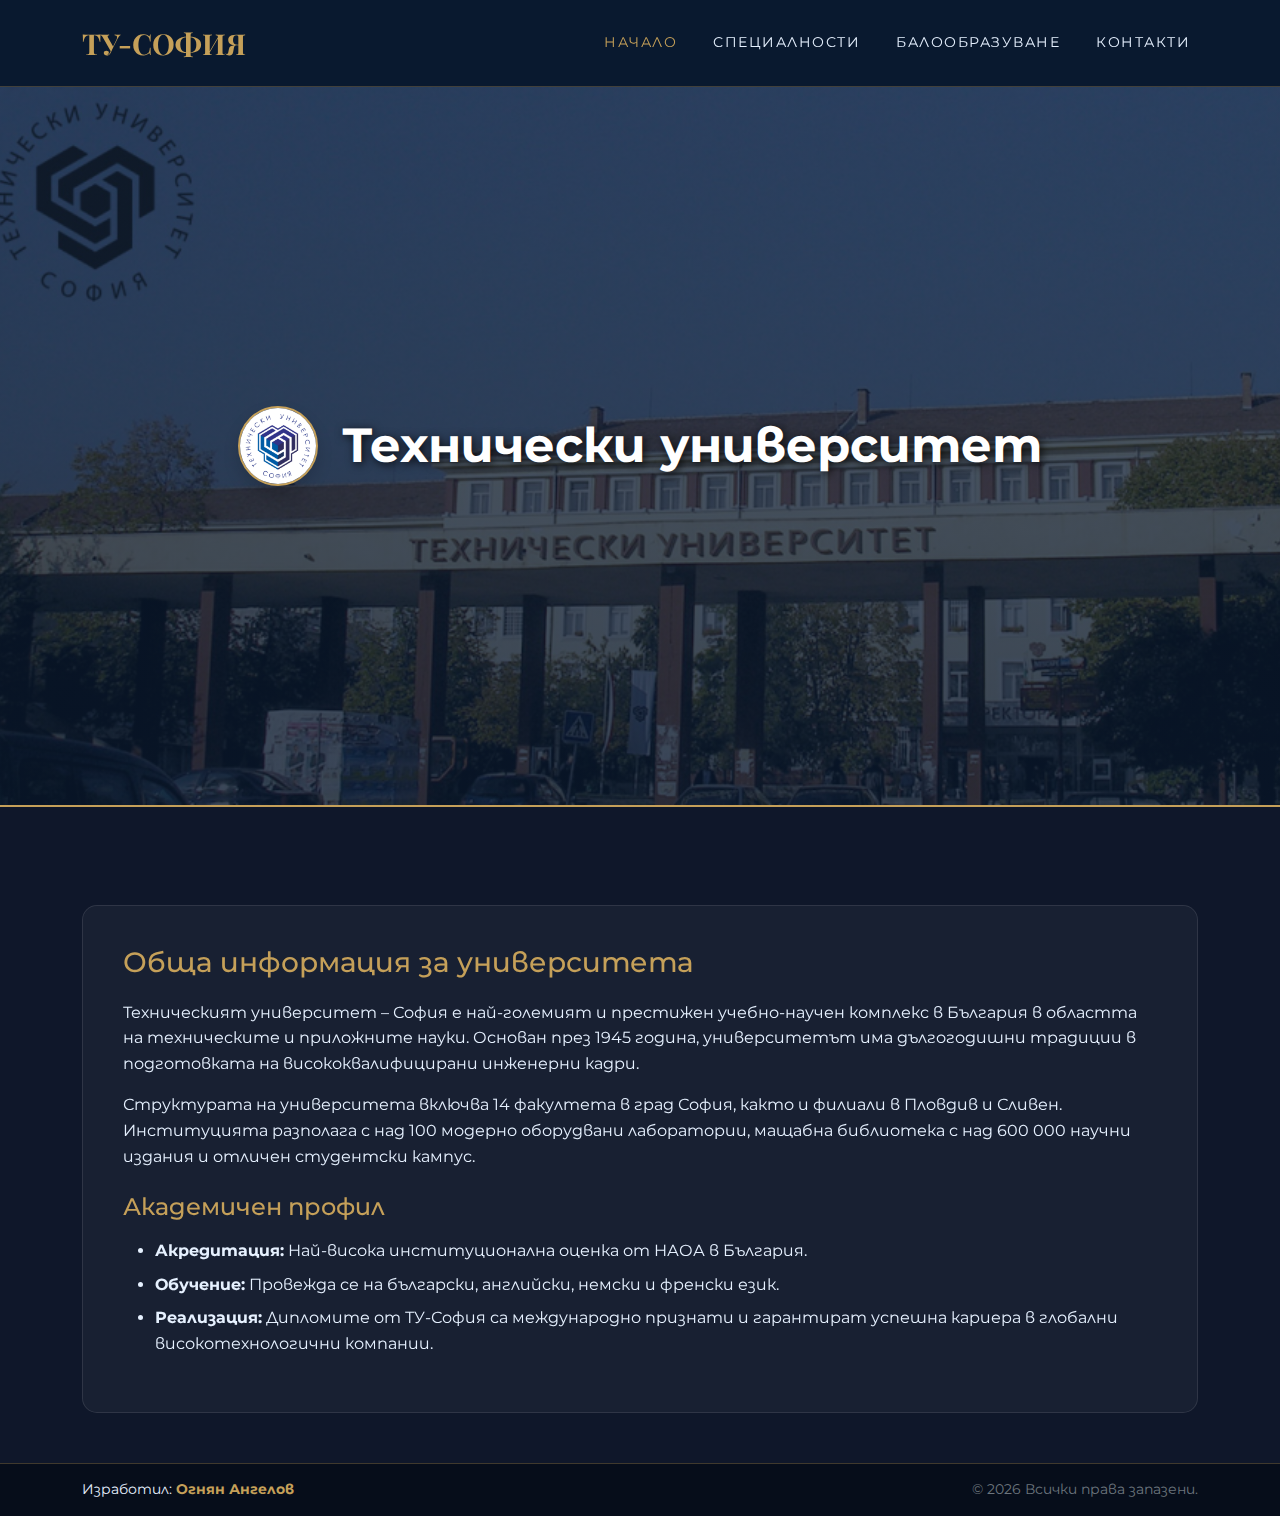
<file: index.html>
<!DOCTYPE html>
<html lang="bg">
<head>
    <meta charset="UTF-8">
    <meta name="viewport" content="width=device-width, initial-scale=1.0">
    <title>Начало | ТУ-София</title>
    <link href="https://cdn.jsdelivr.net/npm/bootstrap@5.3.0/dist/css/bootstrap.min.css" rel="stylesheet">
    <link rel="stylesheet" href="style.css">
</head>
<body>
    <nav class="navbar navbar-expand-lg navbar-dark sticky-top">
        <div class="container">
            <a class="navbar-brand" href="index.html">ТУ-СОФИЯ</a>
            <div class="collapse navbar-collapse justify-content-end">
                <ul class="navbar-nav">
                    <li class="nav-item"><a class="nav-link active" href="index.html">Начало</a></li>
                    <li class="nav-item"><a class="nav-link" href="specialties.html">Специалности</a></li>
                    <li class="nav-item"><a class="nav-link" href="scoring.html">Балообразуване</a></li>
                    <li class="nav-item"><a class="nav-link" href="contact.html">Контакти</a></li>
                </ul>
            </div>
        </div>
    </nav>

    <header class="hero-header">
        <div class="container">
            <div class="row align-items-center justify-content-center text-center text-md-start">
                <div class="col-12 col-md-auto mb-3 mb-md-0">
                    <img src="logo.png" alt="Лого на ТУ-София" class="img-fluid rounded-circle shadow" style="width: 80px; height: 80px; object-fit: cover; border: 2px solid var(--accent-gold); background-color: white;">
                </div>
                <div class="col-12 col-md-auto">
                    <h1 class="display-5 fw-bold text-white mb-0" style="text-shadow: 2px 2px 10px rgba(0,0,0,0.8);">Технически университет</h1>
                </div>
            </div>
        </div>
    </header>

    <main class="container">
        <div class="glass-panel mt-5">
            <h3 style="color: var(--accent-gold); margin-bottom: 20px;">Обща информация за университета</h3>
            <p>Техническият университет – София е най-големият и престижен учебно-научен комплекс в България в областта на техническите и приложните науки. Основан през 1945 година, университетът има дългогодишни традиции в подготовката на висококвалифицирани инженерни кадри.</p>
            <p>Структурата на университета включва 14 факултета в град София, както и филиали в Пловдив и Сливен. Институцията разполага с над 100 модерно оборудвани лаборатории, мащабна библиотека с над 600 000 научни издания и отличен студентски кампус.</p>
            
            <h4 class="mt-4" style="color: var(--accent-gold);">Академичен профил</h4>
            <ul class="mt-3">
                <li class="mb-2"><strong>Акредитация:</strong> Най-висока институционална оценка от НАОА в България.</li>
                <li class="mb-2"><strong>Обучение:</strong> Провежда се на български, английски, немски и френски език.</li>
                <li class="mb-2"><strong>Реализация:</strong> Дипломите от ТУ-София са международно признати и гарантират успешна кариера в глобални високотехнологични компании.</li>
            </ul>
        </div>
    </main>

    <footer>
        <div class="container d-flex justify-content-between align-items-center">
            <span class="mb-0">Изработил: <strong style="color: var(--accent-gold);">Огнян Ангелов</strong></span>
            <span class="mb-0 text-secondary">© 2026 Всички права запазени.</span>
        </div>
    </footer>
</body>
</html>
</file>
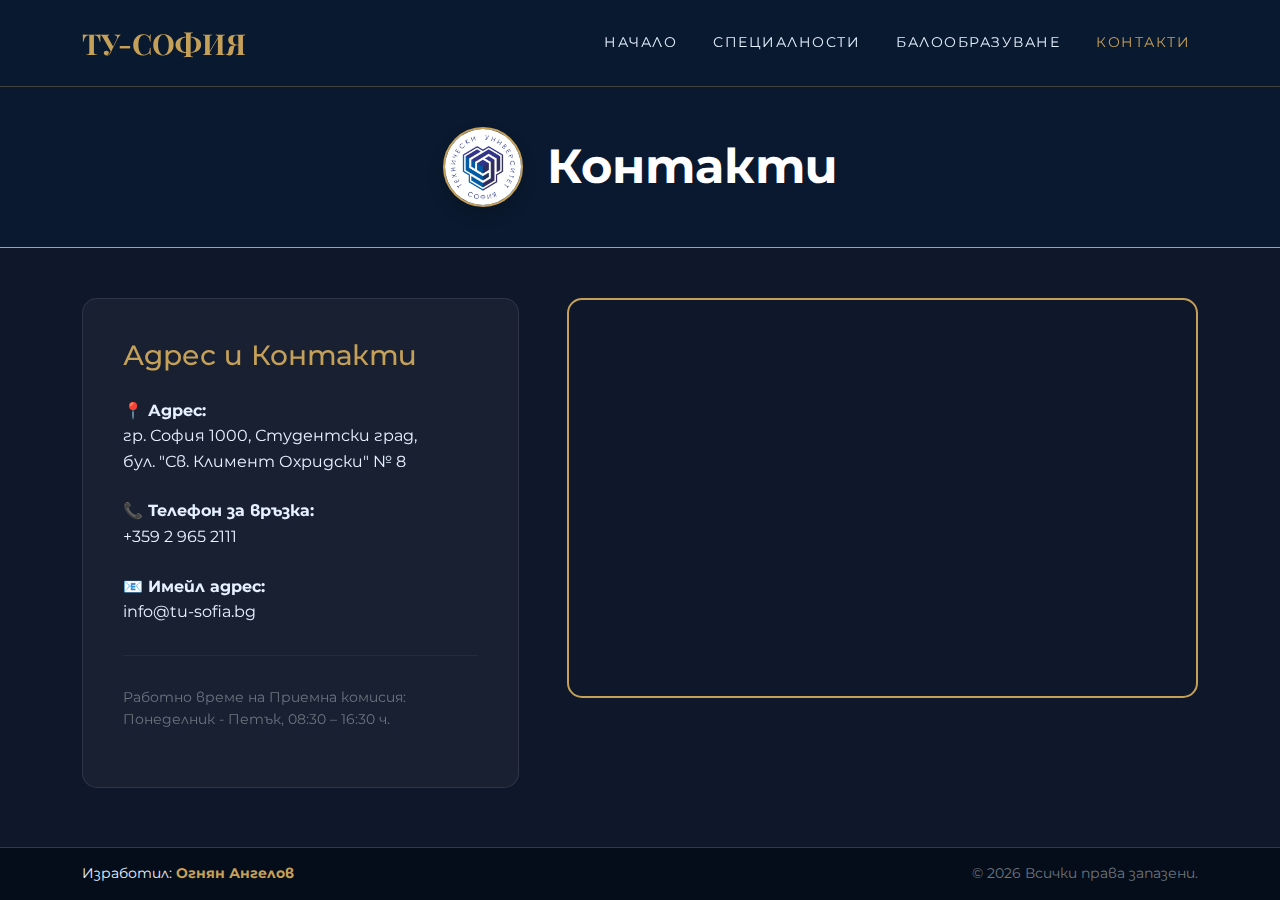
<file: contact.html>
<!DOCTYPE html>
<html lang="bg">
<head>
    <meta charset="UTF-8">
    <meta name="viewport" content="width=device-width, initial-scale=1.0">
    <title>Контакти | ТУ-София</title>
    <link href="https://cdn.jsdelivr.net/npm/bootstrap@5.3.0/dist/css/bootstrap.min.css" rel="stylesheet">
    <link rel="stylesheet" href="style.css">
</head>
<body>
    <nav class="navbar navbar-expand-lg navbar-dark sticky-top">
        <div class="container">
            <a class="navbar-brand" href="index.html">ТУ-СОФИЯ</a>
            <div class="collapse navbar-collapse justify-content-end">
                <ul class="navbar-nav">
                    <li class="nav-item"><a class="nav-link" href="index.html">Начало</a></li>
                    <li class="nav-item"><a class="nav-link" href="specialties.html">Специалности</a></li>
                    <li class="nav-item"><a class="nav-link" href="scoring.html">Балообразуване</a></li>
                    <li class="nav-item"><a class="nav-link active" href="contact.html">Контакти</a></li>
                </ul>
            </div>
        </div>
    </nav>

   <header class="page-header">
        <div class="container">
            <div class="row align-items-center justify-content-center text-center text-md-start">
                <div class="col-12 col-md-auto mb-3 mb-md-0">
                    <img src="logo.png" alt="Лого на ТУ-София" class="img-fluid rounded-circle shadow" style="width: 80px; height: 80px; object-fit: cover; border: 2px solid var(--accent-gold); background-color: white;">
                </div>
                <div class="col-12 col-md-auto">
                    <h1 class="display-5 fw-bold text-white mb-0">Контакти</h1>
                </div>
            </div>
        </div>
    </header>

    <main class="container">
        <div class="row g-5">
            <div class="col-lg-5">
                <div class="glass-panel h-100">
                    <h3 style="color: var(--accent-gold); margin-bottom: 25px;">Адрес и Контакти</h3>
                    <p class="mb-4"><strong>📍 Адрес:</strong><br> гр. София 1000, Студентски град, <br>бул. "Св. Климент Охридски" № 8</p>
                    <p class="mb-4"><strong>📞 Телефон за връзка:</strong><br> +359 2 965 2111</p>
                    <p class="mb-4"><strong>📧 Имейл адрес:</strong><br> info@tu-sofia.bg</p>
                    <hr style="border-color: rgba(255,255,255,0.2); margin: 30px 0;">
                    <p class="small text-secondary">Работно време на Приемна комисия:<br>Понеделник - Петък, 08:30 – 16:30 ч.</p>
                </div>
            </div>
            <div class="col-lg-7">
                <div class="map-container">
                    <iframe 
                        src="https://www.google.com/maps/embed?pb=!1m18!1m12!1m3!1d2934.6062758116533!2d23.3524101157833!3d42.65215707916844!2m3!1f0!2f0!3f0!3m2!1i1024!2i768!4f13.1!3m3!1m2!1s0x40aa842eb9bc3183%3A0xc6fb04a60156ff95!2sTechnical%20University%20of%20Sofia!5e0!3m2!1sen!2sbg!4v1700000000000!5m2!1sen!2sbg" 
                        width="100%" 
                        height="100%" 
                        style="border:0;" 
                        allowfullscreen="" 
                        loading="lazy" 
                        referrerpolicy="no-referrer-when-downgrade">
                    </iframe>
                </div>
            </div>
        </div>
    </main>

    <footer>
        <div class="container d-flex justify-content-between align-items-center">
            <span class="mb-0">Изработил: <strong style="color: var(--accent-gold);">Огнян Ангелов</strong></span>
            <span class="mb-0 text-secondary">© 2026 Всички права запазени.</span>
        </div>
    </footer>
</body>
</html>
</file>
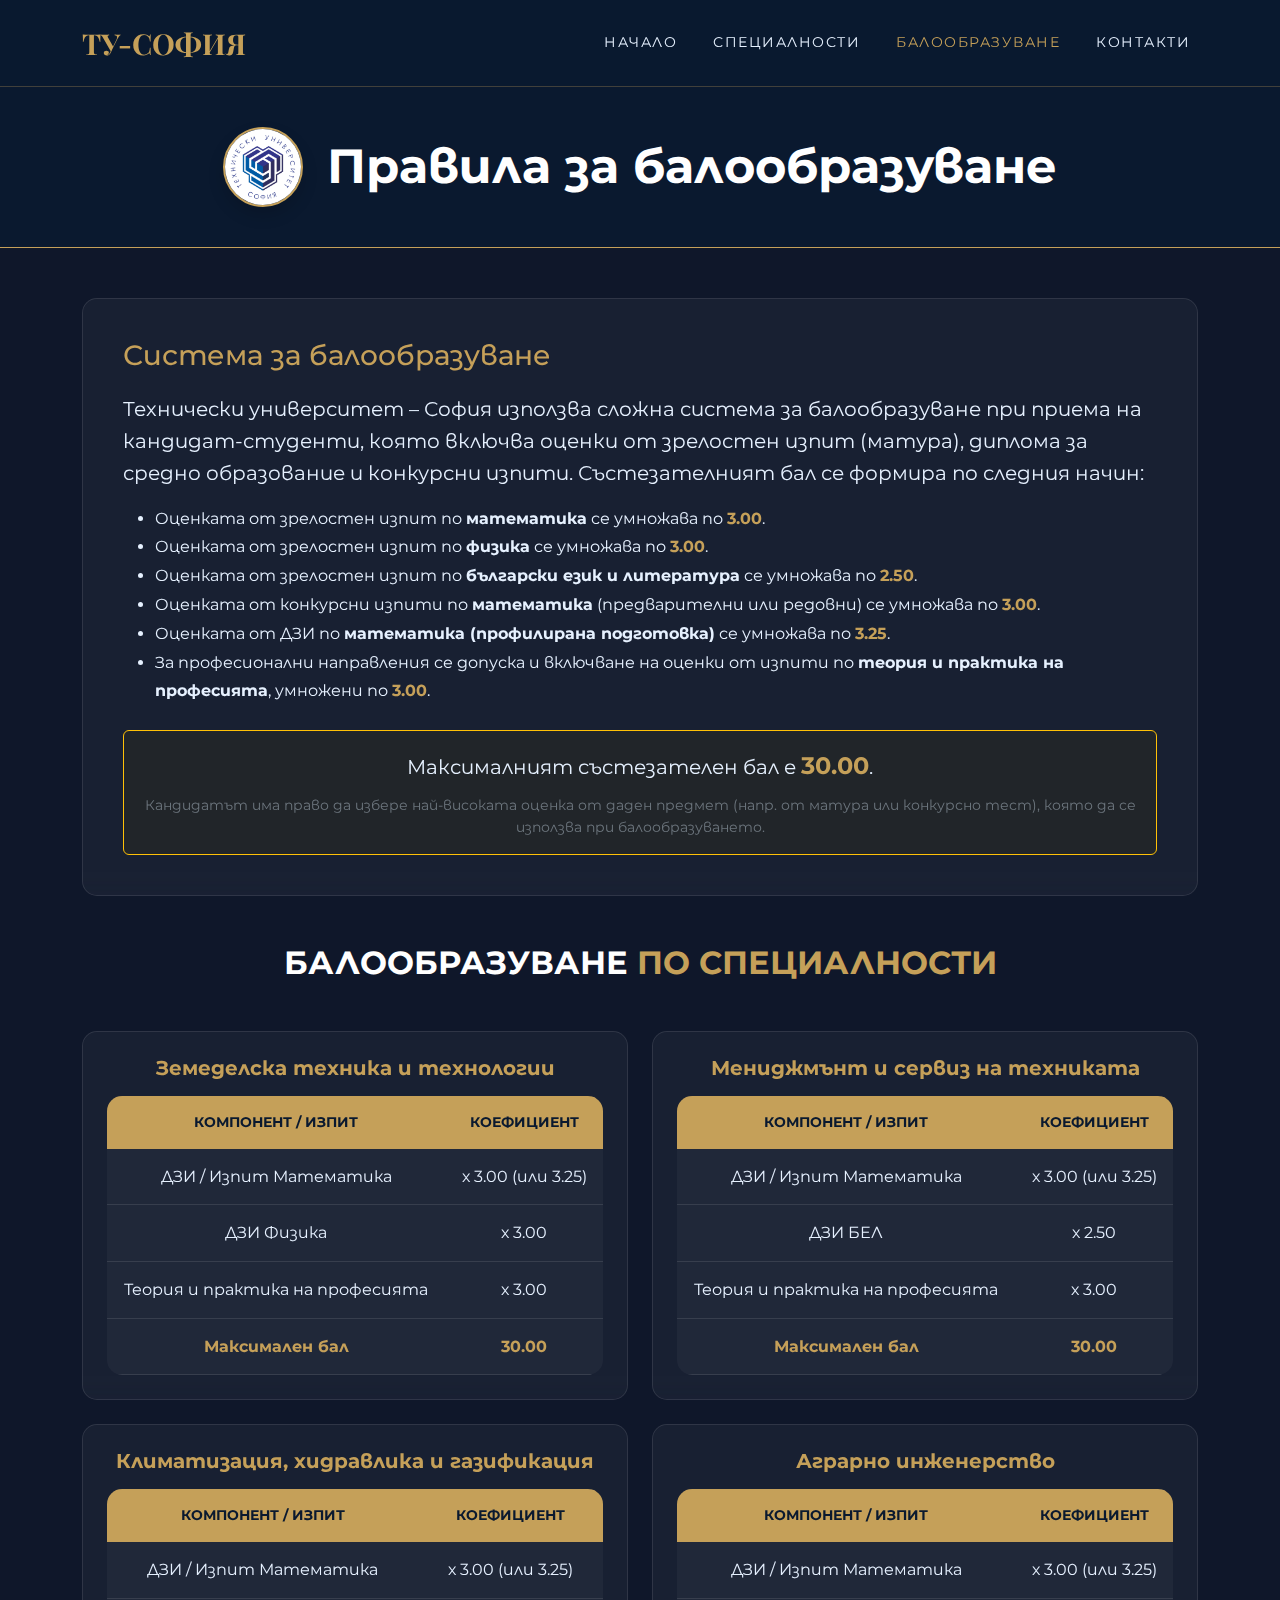
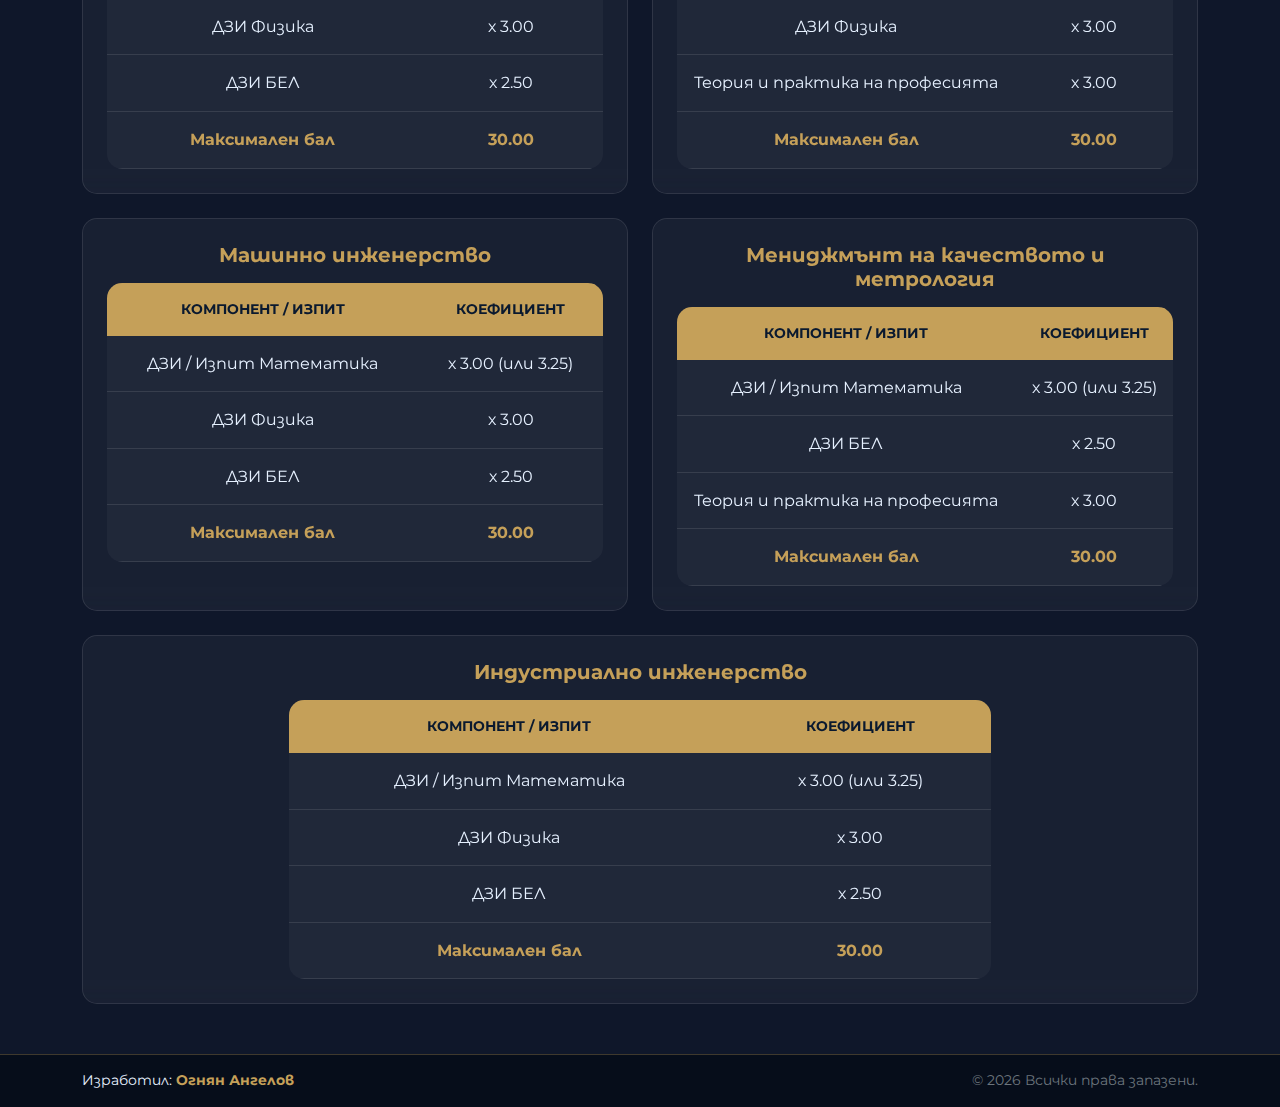
<file: scoring.html>
<!DOCTYPE html>
<html lang="bg">
<head>
    <meta charset="UTF-8">
    <meta name="viewport" content="width=device-width, initial-scale=1.0">
    <title>Балообразуване | ТУ-София</title>
    <link href="https://cdn.jsdelivr.net/npm/bootstrap@5.3.0/dist/css/bootstrap.min.css" rel="stylesheet">
    <link rel="stylesheet" href="style.css">
</head>
<body>
    <nav class="navbar navbar-expand-lg navbar-dark sticky-top">
        <div class="container">
            <a class="navbar-brand" href="index.html">ТУ-СОФИЯ</a>
            <div class="collapse navbar-collapse justify-content-end">
                <ul class="navbar-nav">
                    <li class="nav-item"><a class="nav-link" href="index.html">Начало</a></li>
                    <li class="nav-item"><a class="nav-link" href="specialties.html">Специалности</a></li>
                    <li class="nav-item"><a class="nav-link active" href="scoring.html">Балообразуване</a></li>
                    <li class="nav-item"><a class="nav-link" href="contact.html">Контакти</a></li>
                </ul>
            </div>
        </div>
    </nav>

    <header class="page-header">
        <div class="container">
            <div class="row align-items-center justify-content-center text-center text-md-start">
                <div class="col-12 col-md-auto mb-3 mb-md-0">
                    <img src="logo.png" alt="Лого на ТУ-София" class="img-fluid rounded-circle shadow" style="width: 80px; height: 80px; object-fit: cover; border: 2px solid var(--accent-gold); background-color: white;">
                </div>
                <div class="col-12 col-md-auto">
                    <h1 class="display-5 fw-bold text-white mb-0">Правила за балообразуване</h1>
                </div>
            </div>
        </div>
    </header>

    <main class="container">
        <div class="glass-panel mb-5">
            <h3 style="color: var(--accent-gold); margin-bottom: 20px;">Система за балообразуване</h3>
            <p class="fs-5">Технически университет – София използва сложна система за балообразуване при приема на кандидат-студенти, която включва оценки от зрелостен изпит (матура), диплома за средно образование и конкурсни изпити. Състезателният бал се формира по следния начин:</p>
            
            <ul class="mt-3 mb-4 fs-6" style="line-height: 1.8;">
                <li>Оценката от зрелостен изпит по <strong>математика</strong> се умножава по <strong style="color: var(--accent-gold);">3.00</strong>.</li>
                <li>Оценката от зрелостен изпит по <strong>физика</strong> се умножава по <strong style="color: var(--accent-gold);">3.00</strong>.</li>
                <li>Оценката от зрелостен изпит по <strong>български език и литература</strong> се умножава по <strong style="color: var(--accent-gold);">2.50</strong>.</li>
                <li>Оценката от конкурсни изпити по <strong>математика</strong> (предварителни или редовни) се умножава по <strong style="color: var(--accent-gold);">3.00</strong>.</li>
                <li>Оценката от ДЗИ по <strong>математика (профилирана подготовка)</strong> се умножава по <strong style="color: var(--accent-gold);">3.25</strong>.</li>
                <li>За професионални направления се допуска и включване на оценки от изпити по <strong>теория и практика на професията</strong>, умножени по <strong style="color: var(--accent-gold);">3.00</strong>.</li>
            </ul>

            <div class="p-3 bg-dark rounded border border-warning text-center">
                <p class="fs-5 mb-0">Максималният състезателен бал е <strong style="color: var(--accent-gold); font-size: 1.5rem;">30.00</strong>.</p>
                <p class="small text-secondary mt-2 mb-0">Кандидатът има право да избере най-високата оценка от даден предмет (напр. от матура или конкурсно тест), която да се използва при балообразуването.</p>
            </div>
        </div>

        <h2 class="text-center fw-bold mb-5 text-white">БАЛООБРАЗУВАНЕ <span style="color: var(--accent-gold);">ПО СПЕЦИАЛНОСТИ</span></h2>

        <div class="row g-4">
            
            <div class="col-lg-6">
                <div class="glass-panel p-4 h-100">
                    <h5 class="card-title-gold text-center mb-3">Земеделска техника и технологии</h5>
                    <table class="custom-table text-center align-middle">
                        <thead>
                            <tr><th>Компонент / Изпит</th><th>Коефициент</th></tr>
                        </thead>
                        <tbody>
                            <tr><td>ДЗИ / Изпит Математика</td><td>х 3.00 (или 3.25)</td></tr>
                            <tr><td>ДЗИ Физика</td><td>х 3.00</td></tr>
                            <tr><td>Теория и практика на професията</td><td>х 3.00</td></tr>
                            <tr class="fw-bold"><td style="color: var(--accent-gold);">Максимален бал</td><td style="color: var(--accent-gold);">30.00</td></tr>
                        </tbody>
                    </table>
                </div>
            </div>

            <div class="col-lg-6">
                <div class="glass-panel p-4 h-100">
                    <h5 class="card-title-gold text-center mb-3">Мениджмънт и сервиз на техниката</h5>
                    <table class="custom-table text-center align-middle">
                        <thead>
                            <tr><th>Компонент / Изпит</th><th>Коефициент</th></tr>
                        </thead>
                        <tbody>
                            <tr><td>ДЗИ / Изпит Математика</td><td>х 3.00 (или 3.25)</td></tr>
                            <tr><td>ДЗИ БЕЛ</td><td>х 2.50</td></tr>
                            <tr><td>Теория и практика на професията</td><td>х 3.00</td></tr>
                            <tr class="fw-bold"><td style="color: var(--accent-gold);">Максимален бал</td><td style="color: var(--accent-gold);">30.00</td></tr>
                        </tbody>
                    </table>
                </div>
            </div>

            <div class="col-lg-6">
                <div class="glass-panel p-4 h-100">
                    <h5 class="card-title-gold text-center mb-3">Климатизация, хидравлика и газификация</h5>
                    <table class="custom-table text-center align-middle">
                        <thead>
                            <tr><th>Компонент / Изпит</th><th>Коефициент</th></tr>
                        </thead>
                        <tbody>
                            <tr><td>ДЗИ / Изпит Математика</td><td>х 3.00 (или 3.25)</td></tr>
                            <tr><td>ДЗИ Физика</td><td>х 3.00</td></tr>
                            <tr><td>ДЗИ БЕЛ</td><td>х 2.50</td></tr>
                            <tr class="fw-bold"><td style="color: var(--accent-gold);">Максимален бал</td><td style="color: var(--accent-gold);">30.00</td></tr>
                        </tbody>
                    </table>
                </div>
            </div>

            <div class="col-lg-6">
                <div class="glass-panel p-4 h-100">
                    <h5 class="card-title-gold text-center mb-3">Аграрно инженерство</h5>
                    <table class="custom-table text-center align-middle">
                        <thead>
                            <tr><th>Компонент / Изпит</th><th>Коефициент</th></tr>
                        </thead>
                        <tbody>
                            <tr><td>ДЗИ / Изпит Математика</td><td>х 3.00 (или 3.25)</td></tr>
                            <tr><td>ДЗИ Физика</td><td>х 3.00</td></tr>
                            <tr><td>Теория и практика на професията</td><td>х 3.00</td></tr>
                            <tr class="fw-bold"><td style="color: var(--accent-gold);">Максимален бал</td><td style="color: var(--accent-gold);">30.00</td></tr>
                        </tbody>
                    </table>
                </div>
            </div>

            <div class="col-lg-6">
                <div class="glass-panel p-4 h-100">
                    <h5 class="card-title-gold text-center mb-3">Машинно инженерство</h5>
                    <table class="custom-table text-center align-middle">
                        <thead>
                            <tr><th>Компонент / Изпит</th><th>Коефициент</th></tr>
                        </thead>
                        <tbody>
                            <tr><td>ДЗИ / Изпит Математика</td><td>х 3.00 (или 3.25)</td></tr>
                            <tr><td>ДЗИ Физика</td><td>х 3.00</td></tr>
                            <tr><td>ДЗИ БЕЛ</td><td>х 2.50</td></tr>
                            <tr class="fw-bold"><td style="color: var(--accent-gold);">Максимален бал</td><td style="color: var(--accent-gold);">30.00</td></tr>
                        </tbody>
                    </table>
                </div>
            </div>

            <div class="col-lg-6">
                <div class="glass-panel p-4 h-100">
                    <h5 class="card-title-gold text-center mb-3">Мениджмънт на качеството и метрология</h5>
                    <table class="custom-table text-center align-middle">
                        <thead>
                            <tr><th>Компонент / Изпит</th><th>Коефициент</th></tr>
                        </thead>
                        <tbody>
                            <tr><td>ДЗИ / Изпит Математика</td><td>х 3.00 (или 3.25)</td></tr>
                            <tr><td>ДЗИ БЕЛ</td><td>х 2.50</td></tr>
                            <tr><td>Теория и практика на професията</td><td>х 3.00</td></tr>
                            <tr class="fw-bold"><td style="color: var(--accent-gold);">Максимален бал</td><td style="color: var(--accent-gold);">30.00</td></tr>
                        </tbody>
                    </table>
                </div>
            </div>

            <div class="col-lg-12">
                <div class="glass-panel p-4">
                    <h5 class="card-title-gold text-center mb-3">Индустриално инженерство</h5>
                    <div class="row align-items-center">
                        <div class="col-md-8 mx-auto">
                            <table class="custom-table text-center align-middle mb-0">
                                <thead>
                                    <tr><th>Компонент / Изпит</th><th>Коефициент</th></tr>
                                </thead>
                                <tbody>
                                    <tr><td>ДЗИ / Изпит Математика</td><td>х 3.00 (или 3.25)</td></tr>
                                    <tr><td>ДЗИ Физика</td><td>х 3.00</td></tr>
                                    <tr><td>ДЗИ БЕЛ</td><td>х 2.50</td></tr>
                                    <tr class="fw-bold"><td style="color: var(--accent-gold);">Максимален бал</td><td style="color: var(--accent-gold);">30.00</td></tr>
                                </tbody>
                            </table>
                        </div>
                    </div>
                </div>
            </div>

        </div>
    </main>

    <footer>
        <div class="container d-flex justify-content-between align-items-center">
            <span class="mb-0">Изработил: <strong style="color: var(--accent-gold);">Огнян Ангелов</strong></span>
            <span class="mb-0 text-secondary">© 2026 Всички права запазени.</span>
        </div>
    </footer>
</body>
</html>
</file>
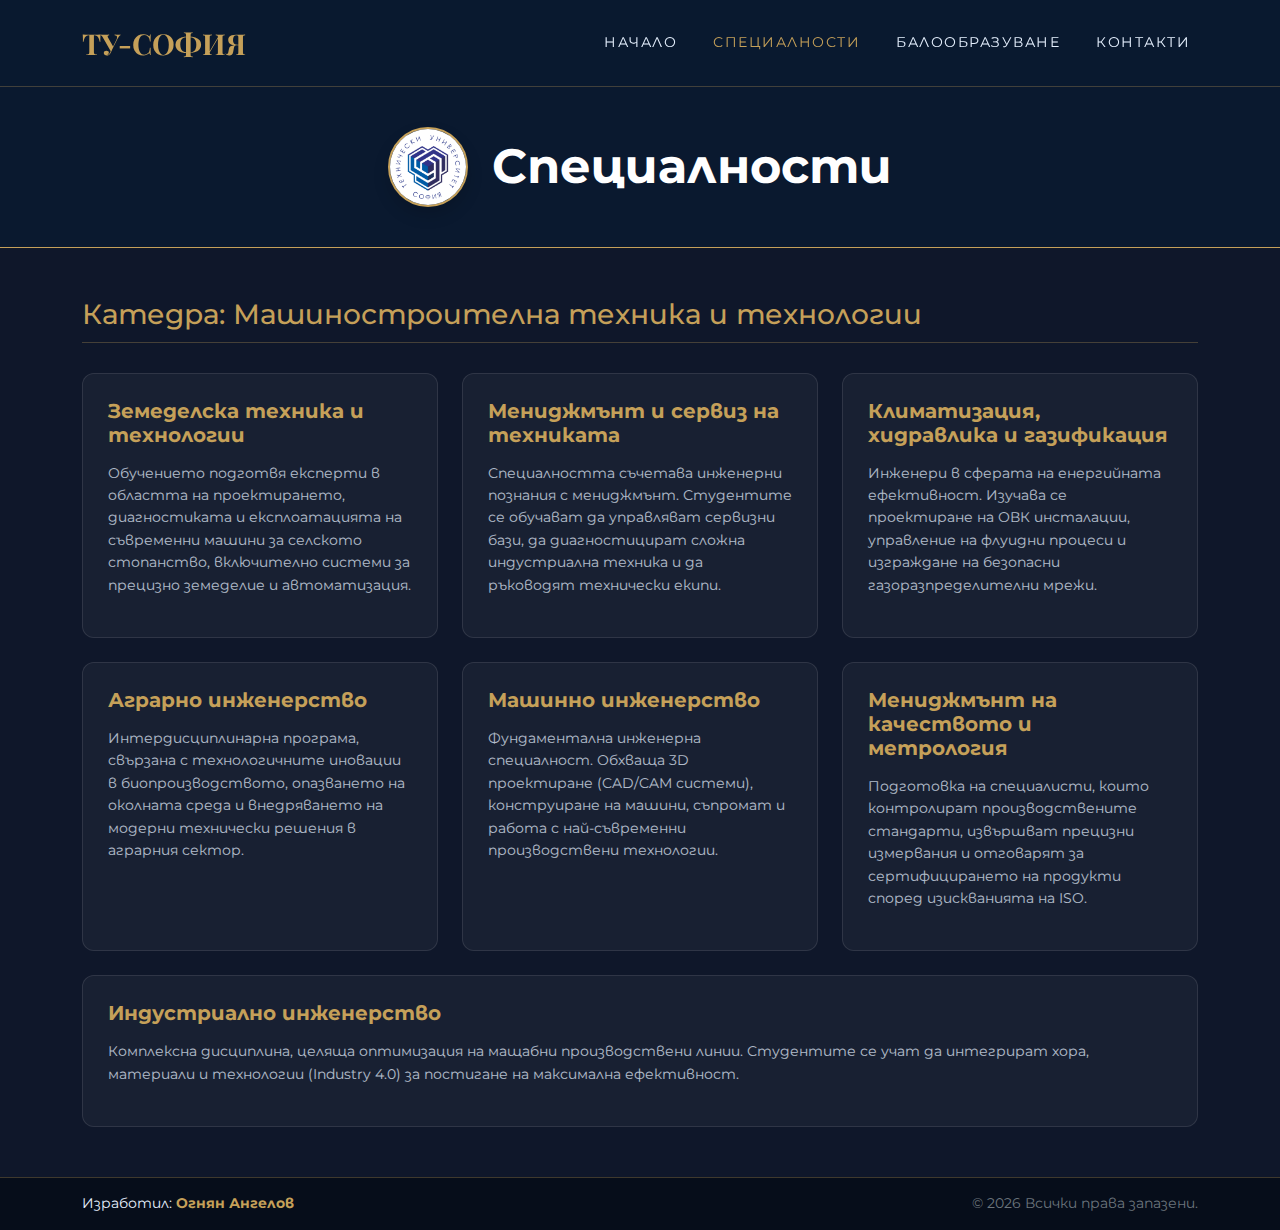
<file: specialties.html>
<!DOCTYPE html>
<html lang="bg">
<head>
    <meta charset="UTF-8">
    <meta name="viewport" content="width=device-width, initial-scale=1.0">
    <title>Специалности | ТУ-София</title>
    <link href="https://cdn.jsdelivr.net/npm/bootstrap@5.3.0/dist/css/bootstrap.min.css" rel="stylesheet">
    <link rel="stylesheet" href="style.css">
</head>
<body>
    <nav class="navbar navbar-expand-lg navbar-dark sticky-top">
        <div class="container">
            <a class="navbar-brand" href="index.html">ТУ-СОФИЯ</a>
            <div class="collapse navbar-collapse justify-content-end">
                <ul class="navbar-nav">
                    <li class="nav-item"><a class="nav-link" href="index.html">Начало</a></li>
                    <li class="nav-item"><a class="nav-link active" href="specialties.html">Специалности</a></li>
                    <li class="nav-item"><a class="nav-link" href="scoring.html">Балообразуване</a></li>
                    <li class="nav-item"><a class="nav-link" href="contact.html">Контакти</a></li>
                </ul>
            </div>
        </div>
    </nav>

    <header class="page-header">
        <div class="container">
            <div class="row align-items-center justify-content-center text-center text-md-start">
                <div class="col-12 col-md-auto mb-3 mb-md-0">
                    <img src="logo.png" alt="Лого на ТУ-София" class="img-fluid rounded-circle shadow" style="width: 80px; height: 80px; object-fit: cover; border: 2px solid var(--accent-gold); background-color: white;">
                </div>
                <div class="col-12 col-md-auto">
                    <h1 class="display-5 fw-bold text-white mb-0">Специалности</h1>
                </div>
            </div>
        </div>
    </header>
    
    <main class="container">
        <h3 style="color: var(--accent-gold); margin-bottom: 30px; border-bottom: 1px solid rgba(197,160,89,0.3); padding-bottom: 10px;">
            Катедра: Машиностроителна техника и технологии
        </h3>
        
        <div class="row g-4">
            <div class="col-md-6 col-lg-4">
                <div class="specialty-card">
                    <h5 class="card-title-gold">Земеделска техника и технологии</h5>
                    <p class="small opacity-75">Обучението подготвя експерти в областта на проектирането, диагностиката и експлоатацията на съвременни машини за селското стопанство, включително системи за прецизно земеделие и автоматизация.</p>
                </div>
            </div>
            <div class="col-md-6 col-lg-4">
                <div class="specialty-card">
                    <h5 class="card-title-gold">Мениджмънт и сервиз на техниката</h5>
                    <p class="small opacity-75">Специалността съчетава инженерни познания с мениджмънт. Студентите се обучават да управляват сервизни бази, да диагностицират сложна индустриална техника и да ръководят технически екипи.</p>
                </div>
            </div>
            <div class="col-md-6 col-lg-4">
                <div class="specialty-card">
                    <h5 class="card-title-gold">Климатизация, хидравлика и газификация</h5>
                    <p class="small opacity-75">Инженери в сферата на енергийната ефективност. Изучава се проектиране на ОВК инсталации, управление на флуидни процеси и изграждане на безопасни газоразпределителни мрежи.</p>
                </div>
            </div>
            <div class="col-md-6 col-lg-4">
                <div class="specialty-card">
                    <h5 class="card-title-gold">Аграрно инженерство</h5>
                    <p class="small opacity-75">Интердисциплинарна програма, свързана с технологичните иновации в биопроизводството, опазването на околната среда и внедряването на модерни технически решения в аграрния сектор.</p>
                </div>
            </div>
            <div class="col-md-6 col-lg-4">
                <div class="specialty-card">
                    <h5 class="card-title-gold">Машинно инженерство</h5>
                    <p class="small opacity-75">Фундаментална инженерна специалност. Обхваща 3D проектиране (CAD/CAM системи), конструиране на машини, съпромат и работа с най-съвременни производствени технологии.</p>
                </div>
            </div>
            <div class="col-md-6 col-lg-4">
                <div class="specialty-card">
                    <h5 class="card-title-gold">Мениджмънт на качеството и метрология</h5>
                    <p class="small opacity-75">Подготовка на специалисти, които контролират производствените стандарти, извършват прецизни измервания и отговарят за сертифицирането на продукти според изискванията на ISO.</p>
                </div>
            </div>
            <div class="col-md-12">
                <div class="specialty-card">
                    <h5 class="card-title-gold">Индустриално инженерство</h5>
                    <p class="small opacity-75">Комплексна дисциплина, целяща оптимизация на мащабни производствени линии. Студентите се учат да интегрират хора, материали и технологии (Industry 4.0) за постигане на максимална ефективност.</p>
                </div>
            </div>
        </div>
    </main>

    <footer>
        <div class="container d-flex justify-content-between align-items-center">
            <span class="mb-0">Изработил: <strong style="color: var(--accent-gold);">Огнян Ангелов</strong></span>
            <span class="mb-0 text-secondary">© 2026 Всички права запазени.</span>
        </div>
    </footer>
</body>
</html>
</file>
<file: style.css>
@import url('https://fonts.googleapis.com/css2?family=Montserrat:wght@300;400;600;700&family=Playfair+Display:wght@700&display=swap');

:root {
    --primary-dark: #0a192f;
    --secondary-dark: #0f172a;
    --accent-gold: #c5a059;
    --text-light: #e6f1ff;
    --glass-bg: rgba(255, 255, 255, 0.04);
    --glass-border: rgba(255, 255, 255, 0.1);
}

* {
    margin: 0;
    padding: 0;
    box-sizing: border-box;
    transition: all 0.3s ease;
}

html, body {
    height: 100%;
}

body {
    font-family: 'Montserrat', sans-serif;
    background-color: var(--secondary-dark);
    color: var(--text-light);
    line-height: 1.6;
    display: flex;
    flex-direction: column;
}

.navbar {
    background: rgba(10, 25, 47, 0.95) !important;
    backdrop-filter: blur(10px);
    border-bottom: 1px solid rgba(197, 160, 89, 0.3);
    padding: 15px 0;
}

.navbar-brand {
    font-family: 'Playfair Display', serif;
    font-weight: 700;
    color: var(--accent-gold) !important;
    font-size: 1.8rem;
}

.nav-link {
    text-transform: uppercase;
    font-size: 0.85rem;
    letter-spacing: 1.5px;
    color: var(--text-light) !important;
    margin-left: 20px;
}

.nav-link:hover, .nav-link.active {
    color: var(--accent-gold) !important;
}

.hero-header {
    min-height: 80vh;
    display: flex;
    align-items: center;
    justify-content: center;
    text-align: center;
    border-bottom: 2px solid var(--accent-gold);
    background-color: var(--primary-dark);
    background-image: linear-gradient(rgba(10, 25, 47, 0.7), rgba(10, 25, 47, 0.8)), url('background.jpg');
    background-size: cover;
    background-position: center center;
    background-repeat: no-repeat;
}

.hero-title {
    font-family: 'Playfair Display', serif;
    font-size: 4.5rem;
    font-weight: 700;
    color: white;
    text-shadow: 2px 2px 10px rgba(0,0,0,0.8);
    margin-bottom: 15px;
}

.hero-subtitle {
    color: var(--accent-gold);
    font-size: 1.5rem;
    letter-spacing: 4px;
    text-transform: uppercase;
    text-shadow: 1px 1px 5px rgba(0,0,0,0.8);
}

.page-header {
    background: var(--primary-dark);
    padding: 40px 0;
    border-bottom: 1px solid var(--accent-gold);
    text-align: center;
}

main {
    flex: 1 0 auto;
    padding: 50px 0;
}

.glass-panel {
    background: var(--glass-bg);
    border: 1px solid var(--glass-border);
    border-radius: 15px;
    padding: 40px;
    backdrop-filter: blur(10px);
}

.specialty-card {
    background: var(--glass-bg);
    border: 1px solid var(--glass-border);
    border-radius: 12px;
    padding: 25px;
    height: 100%;
}

.specialty-card:hover {
    transform: translateY(-8px);
    border-color: var(--accent-gold);
    background: rgba(197, 160, 89, 0.05);
    box-shadow: 0 10px 20px rgba(0,0,0,0.3);
}

.card-title-gold {
    color: var(--accent-gold);
    font-weight: 700;
    margin-bottom: 15px;
}

.custom-table {
    width: 100%;
    border-collapse: collapse;
    background: var(--glass-bg);
    border-radius: 15px;
    overflow: hidden;
}

.custom-table th {
    background: var(--accent-gold);
    color: var(--primary-dark);
    padding: 15px;
    text-transform: uppercase;
    font-size: 0.9rem;
}

.custom-table td {
    padding: 15px;
    border-bottom: 1px solid var(--glass-border);
    color: var(--text-light);
}

.map-container {
    height: 400px;
    width: 100%;
    border-radius: 15px;
    overflow: hidden;
    border: 2px solid var(--accent-gold);
}

footer {
    flex-shrink: 0;
    background: #060d1a;
    padding: 15px 0;
    border-top: 1px solid rgba(197, 160, 89, 0.3);
    font-size: 0.85rem;
}
</file>
